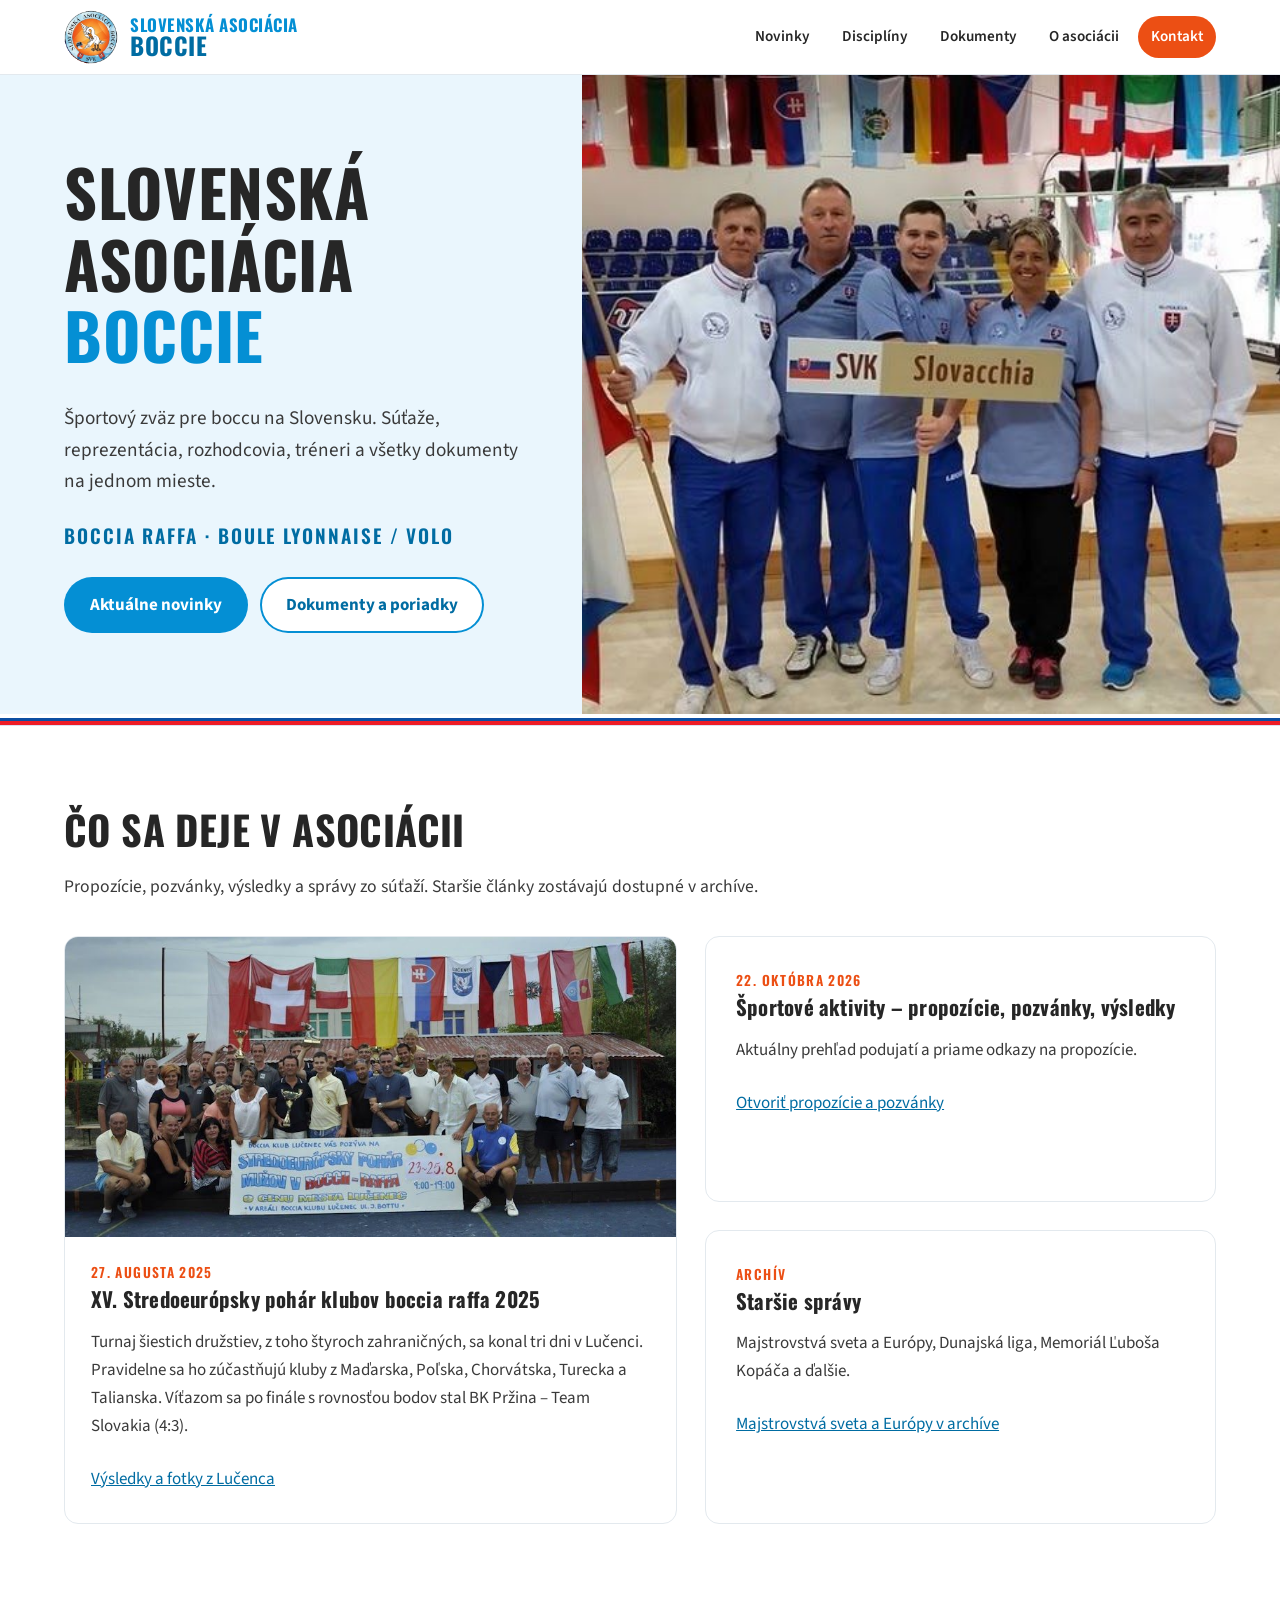
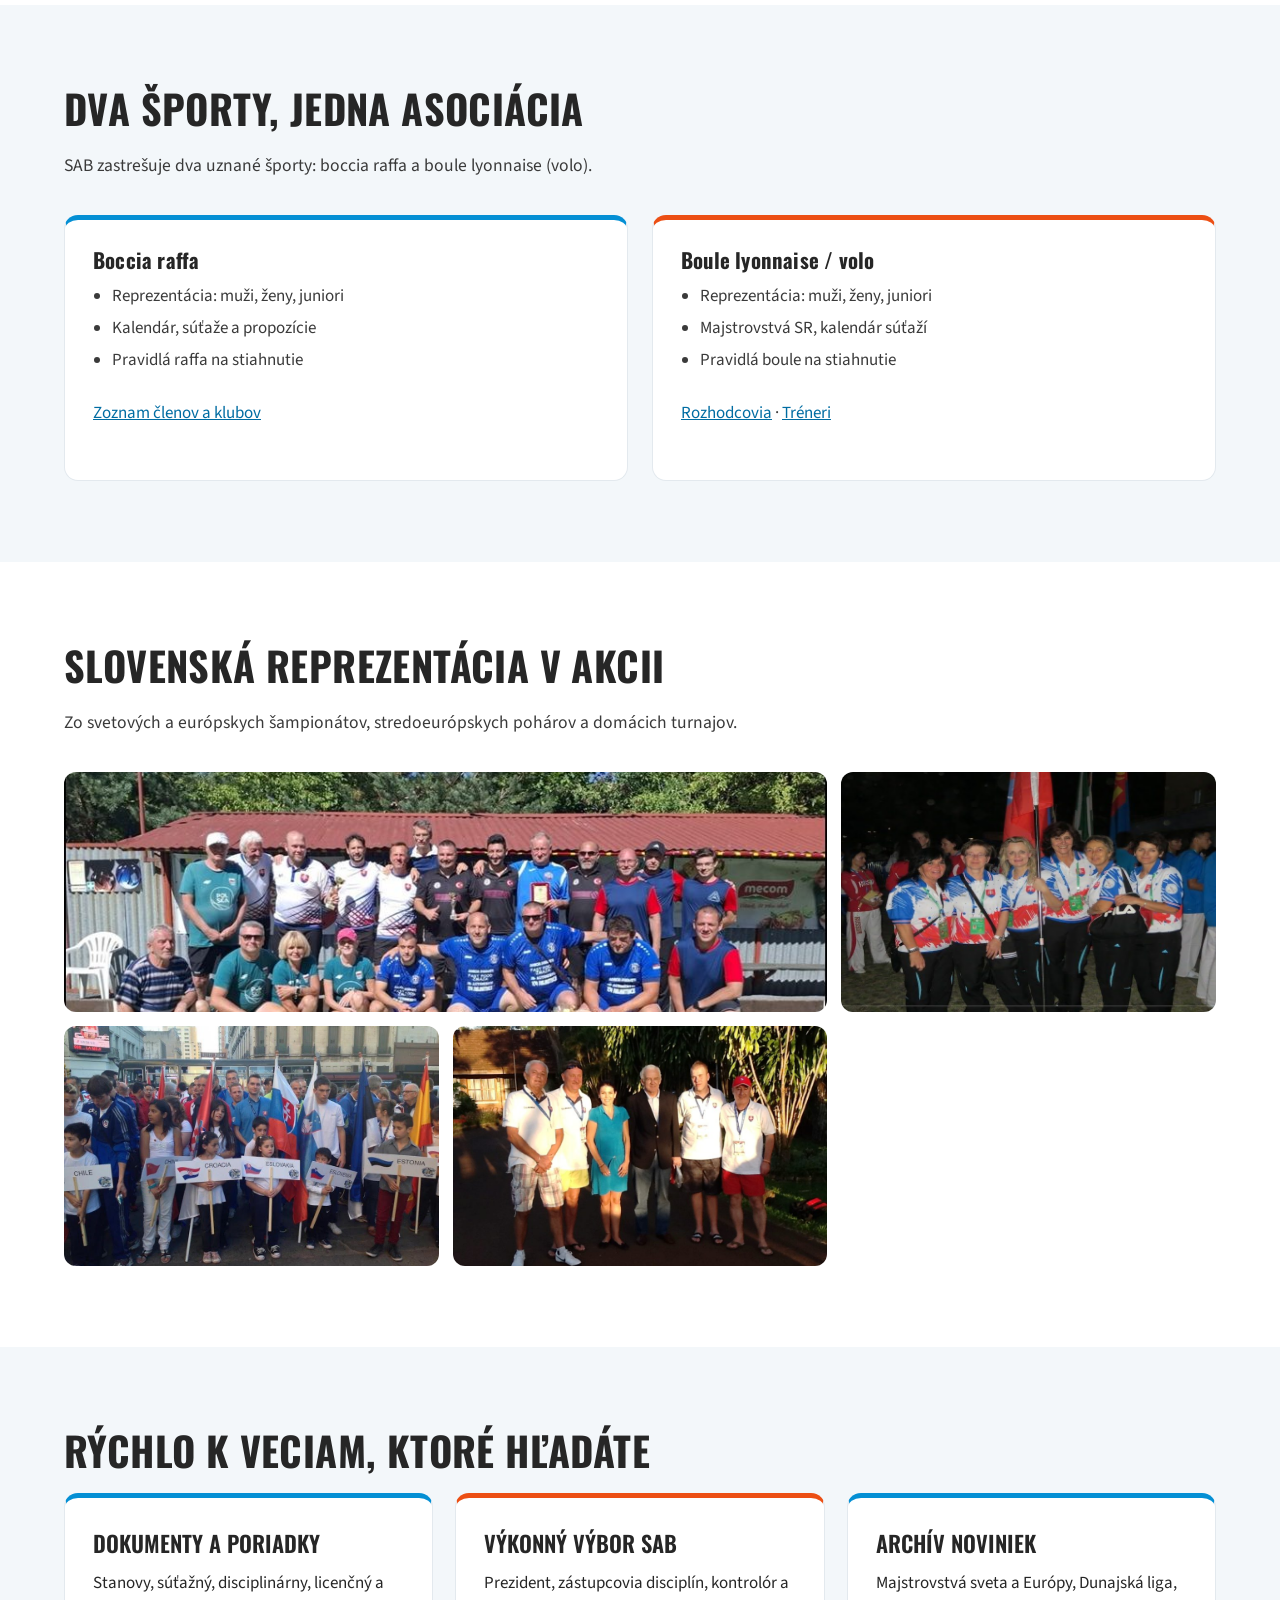
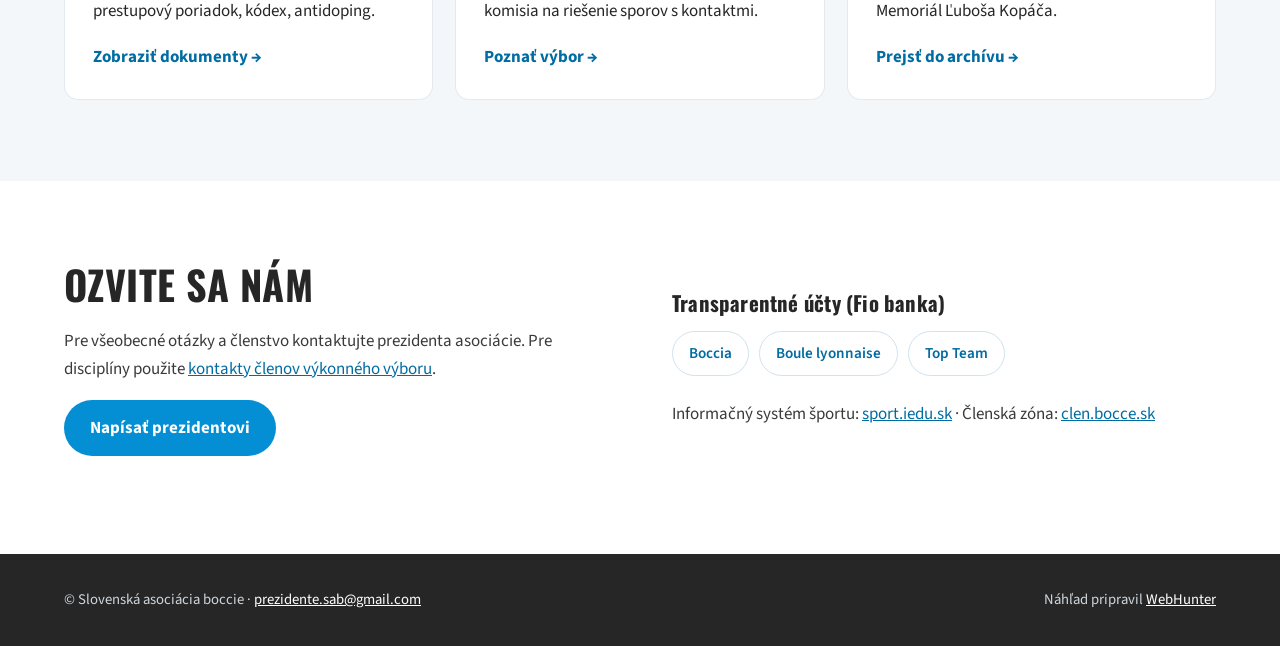
<file: index.html>
<!doctype html>
<html lang="sk"><head><meta charset="utf-8"><meta name="viewport" content="width=device-width,initial-scale=1">
<meta name="robots" content="noindex,nofollow">
<title>Slovenská asociácia boccie | náhľad nového webu</title>
<meta name="description" content="Slovenská asociácia boccie (SAB): boccia raffa a boule lyonnaise/volo. Novinky, súťaže, reprezentácia, dokumenty a kontakty.">
<meta property="og:title" content="Slovenská asociácia boccie"><meta property="og:image" content="https://webhunter-navrhy.github.io/sk-bocce/img/lopta.jpg"><meta property="og:type" content="website">
<script type="application/ld+json">{"@context":"https://schema.org","@type":"SportsOrganization","name":"Slovenská asociácia boccie","url":"https://www.bocce.sk","logo":"https://webhunter-navrhy.github.io/sk-bocce/img/logo.png","email":"prezidente.sab@gmail.com","sport":["Boccia raffa","Boule lyonnaise"],"address":{"@type":"PostalAddress","addressCountry":"SK"}}</script>
<link rel="icon" href="img/favicon.png">
<link href="https://fonts.googleapis.com/css2?family=Oswald:wght@500;600;700&family=Source+Sans+3:wght@400;600;700&display=swap&subset=latin-ext" rel="stylesheet">
<link rel="stylesheet" href="style.css?v=dbcc94ba"></head><body>
<header class="top" id="top"><a class="logo" href="#top"><img src="img/logo.png" alt="Logo Slovenskej asociácie boccie" width="54" height="54"><span>Slovenská asociácia<b>Boccie</b></span></a>
<input type="checkbox" id="mn" hidden><label for="mn" class="burger" aria-label="Menu"><span></span><span></span><span></span></label>
<nav><a href="#novinky">Novinky</a><a href="#discipliny">Disciplíny</a><a href="dokumenty.html">Dokumenty</a><a href="vybor.html">O asociácii</a><a class="cta" href="#kontakt">Kontakt</a></nav></header>

<div class="hero"><div class="ht"><h1>Slovenská asociácia <em>boccie</em></h1>
<p>Športový zväz pre boccu na Slovensku. Súťaže, reprezentácia, rozhodcovia, tréneri a všetky dokumenty na jednom mieste.</p>
<p class="kick">Boccia&nbsp;raffa · Boule&nbsp;lyonnaise&nbsp;/&nbsp;volo</p>
<div class="btns"><a class="btn" href="#novinky">Aktuálne novinky</a><a class="btn o" href="dokumenty.html">Dokumenty a poriadky</a></div></div>
<div class="hp"><img src="img/pohar.jpg" alt="Slovenskí reprezentanti s vlajkou na turnaji" width="900" height="474"></div></div>
<div class="stripe" aria-hidden="true"></div>

<section id="novinky"><div class="wrap"><h2>Čo sa deje v asociácii</h2>
<p class="sub">Propozície, pozvánky, výsledky a správy zo súťaží. Staršie články zostávajú dostupné v archíve.</p>
<div class="news">
<article class="post big"><img src="img/turnaj.jpg" alt="Spoločná fotografia účastníkov turnaja" loading="lazy"><div><span class="date">27. augusta 2025</span><h3>XV. Stredoeurópsky pohár klubov boccia raffa 2025</h3>
<p>Turnaj šiestich družstiev, z toho štyroch zahraničných, sa konal tri dni v Lučenci. Pravidelne sa ho zúčastňujú kluby z Maďarska, Poľska, Chorvátska, Turecka a Talianska. Víťazom sa po finále s rovnosťou bodov stal BK Pržina – Team Slovakia (4:3).</p><a href="https://www.bocce.sk/search/label/Novinky-aktualne">Výsledky a fotky z Lučenca</a></div></article>
<div style="display:grid;gap:28px"><article class="post text"><div><span class="date">22. októbra 2026</span><h3>Športové aktivity – propozície, pozvánky, výsledky</h3><p>Aktuálny prehľad podujatí a priame odkazy na propozície.</p><a href="https://www.bocce.sk/2026/10/sportove-aktivity-propozicie-pozvanky.html">Otvoriť propozície a pozvánky</a></div></article>
<article class="post text"><div><span class="date">Archív</span><h3>Staršie správy</h3><p>Majstrovstvá sveta a Európy, Dunajská liga, Memoriál Ľuboša Kopáča a ďalšie.</p><a href="https://www.bocce.sk/search/label/Novinky-starsie">Majstrovstvá sveta a Európy v archíve</a></div></article></div>
</div></div></section>

<section id="discipliny" class="alt"><div class="wrap"><h2>Dva športy, jedna asociácia</h2>
<p class="sub">SAB zastrešuje dva uznané športy: boccia raffa a boule lyonnaise (volo).</p>
<div class="disc">
<div class="card"><h3>Boccia raffa</h3><ul><li>Reprezentácia: muži, ženy, juniori</li><li>Kalendár, súťaže a propozície</li><li>Pravidlá raffa na stiahnutie</li></ul><p><a href="https://www.bocce.sk/p/clenovia.html">Zoznam členov a klubov</a></p></div>
<div class="card or"><h3>Boule lyonnaise / volo</h3><ul><li>Reprezentácia: muži, ženy, juniori</li><li>Majstrovstvá SR, kalendár súťaží</li><li>Pravidlá boule na stiahnutie</li></ul><p><a href="https://www.bocce.sk/p/rozhodcovia.html">Rozhodcovia</a> · <a href="https://www.bocce.sk/p/treneri.html">Tréneri</a></p></div>
</div></div></section>

<section id="galeria"><div class="wrap"><h2>Slovenská reprezentácia v akcii</h2><p class="sub">Zo svetových a európskych šampionátov, stredoeurópskych pohárov a domácich turnajov.</p>
<div class="gal"><img src="img/lucenec-a.jpg" alt="Družstvá na turnaji v Lučenci" loading="lazy"><img src="img/spolocne.jpg" alt="Ženské družstvo v reprezentačných dresoch" loading="lazy"><img src="img/mladez.jpg" alt="Slávnostný nástup družstiev s vlajkami" loading="lazy"><img src="img/delegacia.jpg" alt="Družstvá a funkcionári po turnaji" loading="lazy"></div></div></section>





<section id="rozcestnik" class="alt"><div class="wrap"><h2>Rýchlo k veciam, ktoré hľadáte</h2>
<div class="roz"><a href="dokumenty.html"><b>Dokumenty a poriadky</b><span>Stanovy, súťažný, disciplinárny, licenčný a prestupový poriadok, kódex, antidoping.</span><i>Zobraziť dokumenty →</i></a>
<a href="vybor.html"><b>Výkonný výbor SAB</b><span>Prezident, zástupcovia disciplín, kontrolór a komisia na riešenie sporov s kontaktmi.</span><i>Poznať výbor →</i></a>
<a href="https://www.bocce.sk/search/label/Novinky-starsie"><b>Archív noviniek</b><span>Majstrovstvá sveta a Európy, Dunajská liga, Memoriál Ľuboša Kopáča.</span><i>Prejsť do archívu →</i></a></div></div></section>

<section id="kontakt"><div class="wrap kontakt"><div><h2>Ozvite sa nám</h2>
<p>Pre všeobecné otázky a členstvo kontaktujte prezidenta asociácie. Pre disciplíny použite <a href="vybor.html">kontakty členov výkonného výboru</a>.</p>
<p><a class="btn" href="mailto:prezidente.sab@gmail.com">Napísať prezidentovi</a></p></div>
<div><h3>Transparentné účty (Fio banka)</h3><div class="fio"><a href="https://ib.fio.sk/ib/transparent?a=2601137730">Boccia</a><a href="https://ib.fio.sk/ib/transparent?a=2801137719">Boule lyonnaise</a><a href="https://ib.fio.sk/ib/transparent?a=2602137070">Top Team</a></div>
<p style="margin-top:1.4em">Informačný systém športu: <a href="https://sport.iedu.sk/Company/Company/11223">sport.iedu.sk</a> · Členská zóna: <a href="https://clen.bocce.sk/login">clen.bocce.sk</a></p></div></div></section>

<footer><span>© Slovenská asociácia boccie · <a href="mailto:prezidente.sab@gmail.com">prezidente.sab@gmail.com</a></span><span>Náhľad pripravil <a href="https://webhunter.cz">WebHunter</a></span></footer>
</body></html>
</file>
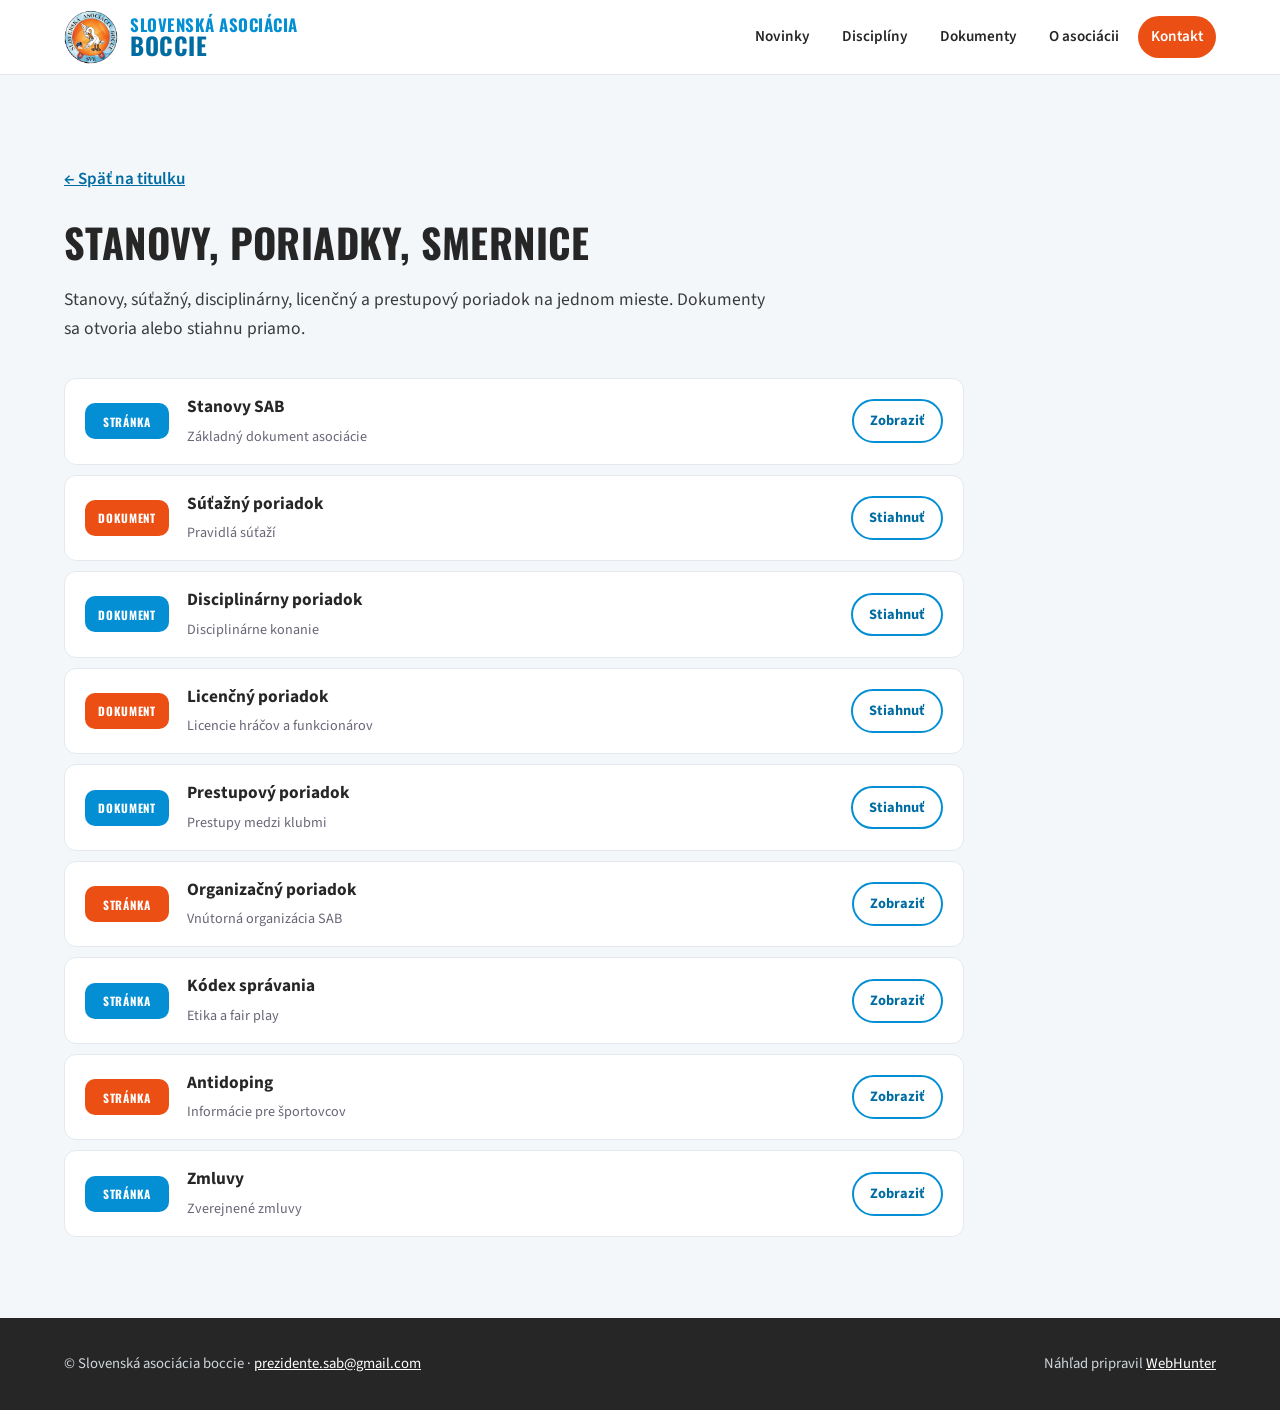
<file: dokumenty.html>
<!doctype html>
<html lang="sk"><head><meta charset="utf-8"><meta name="viewport" content="width=device-width,initial-scale=1">
<meta name="robots" content="noindex,nofollow">
<title>Dokumenty | Slovenská asociácia boccie</title>
<meta name="description" content="Slovenská asociácia boccie (SAB): boccia raffa a boule lyonnaise/volo. Novinky, súťaže, reprezentácia, dokumenty a kontakty.">
<meta property="og:title" content="Slovenská asociácia boccie"><meta property="og:image" content="https://webhunter-navrhy.github.io/sk-bocce/img/lopta.jpg"><meta property="og:type" content="website">
<script type="application/ld+json">{"@context":"https://schema.org","@type":"SportsOrganization","name":"Slovenská asociácia boccie","url":"https://www.bocce.sk","logo":"https://webhunter-navrhy.github.io/sk-bocce/img/logo.png","email":"prezidente.sab@gmail.com","sport":["Boccia raffa","Boule lyonnaise"],"address":{"@type":"PostalAddress","addressCountry":"SK"}}</script>
<link rel="icon" href="img/favicon.png">
<link href="https://fonts.googleapis.com/css2?family=Oswald:wght@500;600;700&family=Source+Sans+3:wght@400;600;700&display=swap&subset=latin-ext" rel="stylesheet">
<link rel="stylesheet" href="style.css?v=dbcc94ba"></head><body>
<body>
<header class="top" id="top"><a class="logo" href="index.html"><img src="img/logo.png" alt="Logo Slovenskej asociácie boccie" width="54" height="54"><span>Slovenská asociácia<b>Boccie</b></span></a>
<input type="checkbox" id="mn" hidden><label for="mn" class="burger" aria-label="Menu"><span></span><span></span><span></span></label>
<nav><a href="index.html#novinky">Novinky</a><a href="index.html#discipliny">Disciplíny</a><a href="dokumenty.html">Dokumenty</a><a href="vybor.html">O asociácii</a><a class="cta" href="index.html#kontakt">Kontakt</a></nav></header>
<section class="alt pg"><div class="wrap"><p class="back"><a href="index.html">← Späť na titulku</a></p><h2>Stanovy, poriadky, smernice</h2>
<p class="sub">Stanovy, súťažný, disciplinárny, licenčný a prestupový poriadok na jednom mieste. Dokumenty sa otvoria alebo stiahnu priamo.</p>
<div class="dl">
<a class="row" href="https://www.bocce.sk/p/stanovy-sab.html"><span class="ic">Stránka</span><span class="nm"><b>Stanovy SAB</b><small>Základný dokument asociácie</small></span><span class="go">Zobraziť</span></a>
<a class="row" href="https://drive.google.com/open?id=0Bz5PLX00UnaRLWtjUEJsMldkRlk"><span class="ic">Dokument</span><span class="nm"><b>Súťažný poriadok</b><small>Pravidlá súťaží</small></span><span class="go">Stiahnuť</span></a>
<a class="row" href="https://drive.google.com/open?id=0Bz5PLX00UnaRZGJqWmg0UXFpYTA"><span class="ic">Dokument</span><span class="nm"><b>Disciplinárny poriadok</b><small>Disciplinárne konanie</small></span><span class="go">Stiahnuť</span></a>
<a class="row" href="https://drive.google.com/open?id=0Bz5PLX00UnaRajZ0YUMyUjQwZlk"><span class="ic">Dokument</span><span class="nm"><b>Licenčný poriadok</b><small>Licencie hráčov a funkcionárov</small></span><span class="go">Stiahnuť</span></a>
<a class="row" href="https://drive.google.com/file/d/1a6-9yNqaO8Dab3x5mNQdVo-Xn0qPj4ud/view"><span class="ic">Dokument</span><span class="nm"><b>Prestupový poriadok</b><small>Prestupy medzi klubmi</small></span><span class="go">Stiahnuť</span></a>
<a class="row" href="https://www.bocce.sk/p/organizacny-poriadok-sab.html"><span class="ic">Stránka</span><span class="nm"><b>Organizačný poriadok</b><small>Vnútorná organizácia SAB</small></span><span class="go">Zobraziť</span></a>
<a class="row" href="https://www.bocce.sk/p/kodex-spravania.html"><span class="ic">Stránka</span><span class="nm"><b>Kódex správania</b><small>Etika a fair play</small></span><span class="go">Zobraziť</span></a>
<a class="row" href="https://www.bocce.sk/p/antidoping.html"><span class="ic">Stránka</span><span class="nm"><b>Antidoping</b><small>Informácie pre športovcov</small></span><span class="go">Zobraziť</span></a>
<a class="row" href="https://www.bocce.sk/p/zmluvy.html"><span class="ic">Stránka</span><span class="nm"><b>Zmluvy</b><small>Zverejnené zmluvy</small></span><span class="go">Zobraziť</span></a>
</div></div></div></section>
<footer><span>© Slovenská asociácia boccie · <a href="mailto:prezidente.sab@gmail.com">prezidente.sab@gmail.com</a></span><span>Náhľad pripravil <a href="https://webhunter.cz">WebHunter</a></span></footer>
</body></html>
</file>
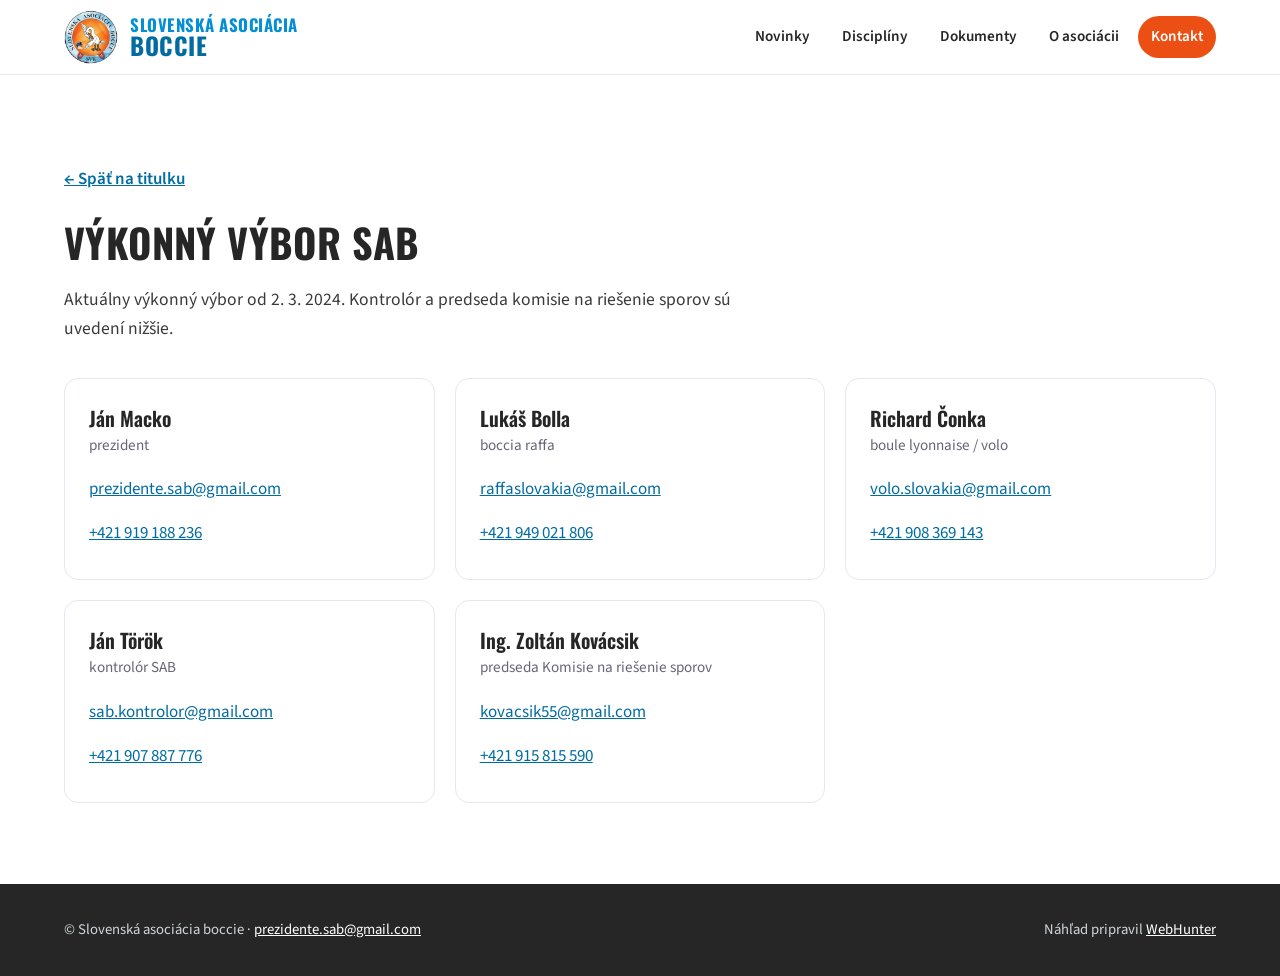
<file: vybor.html>
<!doctype html>
<html lang="sk"><head><meta charset="utf-8"><meta name="viewport" content="width=device-width,initial-scale=1">
<meta name="robots" content="noindex,nofollow">
<title>Výkonný výbor | Slovenská asociácia boccie</title>
<meta name="description" content="Slovenská asociácia boccie (SAB): boccia raffa a boule lyonnaise/volo. Novinky, súťaže, reprezentácia, dokumenty a kontakty.">
<meta property="og:title" content="Slovenská asociácia boccie"><meta property="og:image" content="https://webhunter-navrhy.github.io/sk-bocce/img/lopta.jpg"><meta property="og:type" content="website">
<script type="application/ld+json">{"@context":"https://schema.org","@type":"SportsOrganization","name":"Slovenská asociácia boccie","url":"https://www.bocce.sk","logo":"https://webhunter-navrhy.github.io/sk-bocce/img/logo.png","email":"prezidente.sab@gmail.com","sport":["Boccia raffa","Boule lyonnaise"],"address":{"@type":"PostalAddress","addressCountry":"SK"}}</script>
<link rel="icon" href="img/favicon.png">
<link href="https://fonts.googleapis.com/css2?family=Oswald:wght@500;600;700&family=Source+Sans+3:wght@400;600;700&display=swap&subset=latin-ext" rel="stylesheet">
<link rel="stylesheet" href="style.css?v=dbcc94ba"></head><body>
<body>
<header class="top" id="top"><a class="logo" href="index.html"><img src="img/logo.png" alt="Logo Slovenskej asociácie boccie" width="54" height="54"><span>Slovenská asociácia<b>Boccie</b></span></a>
<input type="checkbox" id="mn" hidden><label for="mn" class="burger" aria-label="Menu"><span></span><span></span><span></span></label>
<nav><a href="index.html#novinky">Novinky</a><a href="index.html#discipliny">Disciplíny</a><a href="dokumenty.html">Dokumenty</a><a href="vybor.html">O asociácii</a><a class="cta" href="index.html#kontakt">Kontakt</a></nav></header>
<section class="pg"><div class="wrap"><p class="back"><a href="index.html">← Späť na titulku</a></p><h2>Výkonný výbor SAB</h2>
<p class="sub">Aktuálny výkonný výbor od 2. 3. 2024. Kontrolór a predseda komisie na riešenie sporov sú uvedení nižšie.</p>
<div class="team">
<div class="person"><b>Ján Macko</b><span>prezident</span><a href="mailto:prezidente.sab@gmail.com">prezidente.sab@gmail.com</a><a href="tel:+421919188236">+421 919 188 236</a></div>
<div class="person"><b>Lukáš Bolla</b><span>boccia raffa</span><a href="mailto:raffaslovakia@gmail.com">raffaslovakia@gmail.com</a><a href="tel:+421949021806">+421 949 021 806</a></div>
<div class="person"><b>Richard Čonka</b><span>boule lyonnaise / volo</span><a href="mailto:volo.slovakia@gmail.com">volo.slovakia@gmail.com</a><a href="tel:+421908369143">+421 908 369 143</a></div>
<div class="person"><b>Ján Török</b><span>kontrolór SAB</span><a href="mailto:sab.kontrolor@gmail.com">sab.kontrolor@gmail.com</a><a href="tel:+421907887776">+421 907 887 776</a></div>
<div class="person"><b>Ing. Zoltán Kovácsik</b><span>predseda Komisie na riešenie sporov</span><a href="mailto:kovacsik55@gmail.com">kovacsik55@gmail.com</a><a href="tel:+421915815590">+421 915 815 590</a></div>
</div></div></section>
<footer><span>© Slovenská asociácia boccie · <a href="mailto:prezidente.sab@gmail.com">prezidente.sab@gmail.com</a></span><span>Náhľad pripravil <a href="https://webhunter.cz">WebHunter</a></span></footer>
</body></html>
</file>
<file: style.css>
:root{--m:#048FD4;--md:#006CA2;--o:#EC4F14;--t:#262626;--s:#f3f7fa;--r:14px}
*{box-sizing:border-box}html{scroll-behavior:smooth}
body{margin:0;font:17px/1.65 "Source Sans 3",Arial,sans-serif;color:#3a3a3a;background:#fff}
h1,h2,h3{font-family:Oswald,Arial,sans-serif;color:var(--t);line-height:1.12;margin:0 0 .5em;letter-spacing:.01em}
h1{font-size:clamp(2.3rem,5.4vw,4rem);text-transform:uppercase}h2{font-size:clamp(1.8rem,3.4vw,2.5rem);text-transform:uppercase}h3{font-size:1.3rem}
a{color:var(--md)}img{max-width:100%;display:block}
.top{position:sticky;top:0;z-index:20;display:flex;align-items:center;gap:20px;padding:10px 5vw;background:rgba(255,255,255,.96);backdrop-filter:blur(8px);border-bottom:1px solid #e3e9ee}
.logo{display:flex;align-items:center;gap:12px;text-decoration:none;margin-right:auto}
.logo img{width:54px;height:54px}.logo span{font:700 1.05rem/1.05 Oswald,Arial,sans-serif;text-transform:uppercase;color:var(--m);letter-spacing:.03em}.logo b{display:block;font-size:1.5rem;color:var(--md)}
nav{display:flex;gap:6px;align-items:center}nav a{padding:8px 13px;border-radius:99px;text-decoration:none;color:var(--t);font-weight:600;font-size:.95rem}nav a:hover{background:var(--s)}nav a.cta{background:var(--o);color:#fff}
.burger{display:none;cursor:pointer;padding:10px}.burger span{display:block;width:26px;height:3px;background:var(--t);margin:5px 0;border-radius:2px}
.hero{display:grid;grid-template-columns:1.1fr .9fr;gap:4vw;align-items:center;padding:7vh 5vw;background:linear-gradient(135deg,#eaf6fd 0%,#fff 60%);overflow:hidden}
.hero p{font-size:1.2rem;max-width:34em}.eyebrow{font:600 .9rem Oswald,Arial,sans-serif;letter-spacing:.14em;text-transform:uppercase;color:var(--o);margin:0 0 .8em}
.hero h1 em{font-style:normal;color:var(--m)}
.btns{display:flex;flex-wrap:wrap;gap:12px;margin-top:1.6em}.btn{display:inline-block;padding:14px 26px;background:var(--m);color:#fff;border-radius:99px;font-weight:700;text-decoration:none}.btn:hover{background:var(--md)}.btn.o{background:#fff;color:var(--md);box-shadow:inset 0 0 0 2px var(--m)}
.hero figure{margin:0;position:relative}.hero figure img{border-radius:var(--r);width:100%;max-height:560px;object-fit:cover;box-shadow:0 20px 50px rgba(0,60,100,.22)}
.badge{position:absolute;left:-18px;bottom:24px;background:var(--o);color:#fff;padding:10px 18px;border-radius:10px;font:600 1rem Oswald,Arial,sans-serif;text-transform:uppercase;letter-spacing:.05em;box-shadow:0 8px 20px rgba(0,0,0,.2)}
section{padding:9vh 5vw}section.alt{background:var(--s)}.wrap{max-width:1160px;margin:0 auto}
.sub{max-width:40em;font-size:1.1rem;margin-bottom:2em}
.disc{display:grid;grid-template-columns:repeat(2,1fr);gap:24px}
.card{background:#fff;border-radius:var(--r);padding:28px;border:1px solid #e3e9ee;border-top:5px solid var(--m)}.card.or{border-top-color:var(--o)}
.card ul{padding-left:1.1em;margin:.6em 0 0}.card li{margin:.25em 0}
.news{display:grid;grid-template-columns:1.2fr 1fr;gap:28px}
.post{background:#fff;border-radius:var(--r);overflow:hidden;border:1px solid #e3e9ee}.post img{width:100%;height:230px;object-fit:cover}.post div{padding:22px 26px}
.date{font:600 .85rem Oswald,Arial,sans-serif;letter-spacing:.1em;text-transform:uppercase;color:var(--o)}
.post.big img{height:300px}.post.text div{padding:30px}
.gal{display:grid;grid-template-columns:repeat(3,1fr);gap:14px}.gal img{width:100%;height:240px;object-fit:cover;border-radius:12px}.gal img:first-child{grid-column:span 2}
.docs{display:grid;grid-template-columns:repeat(3,1fr);gap:16px}
.doc{display:flex;flex-direction:column;gap:4px;padding:20px 22px;background:#fff;border:1px solid #e3e9ee;border-radius:12px;text-decoration:none;color:var(--t);font-weight:700;transition:.2s}.doc small{font-weight:400;color:#667;font-size:.9rem}.doc:hover{border-color:var(--m);transform:translateY(-3px);box-shadow:0 10px 24px rgba(0,100,160,.12)}
.team{display:grid;grid-template-columns:repeat(3,1fr);gap:20px}.person{padding:24px;border-radius:var(--r);background:#fff;border:1px solid #e3e9ee}.person b{font:600 1.25rem Oswald,Arial,sans-serif;color:var(--t);display:block}.person span{color:#667;font-size:.95rem;display:block;margin-bottom:.6em}.person a{display:block;word-break:break-all}
.kontakt{display:grid;grid-template-columns:1fr 1fr;gap:5vw;align-items:center}
.fio{display:flex;flex-wrap:wrap;gap:10px;margin-top:1em}.fio a{padding:9px 16px;border-radius:99px;background:#fff;border:1px solid #cfe3ee;text-decoration:none;font-weight:600;font-size:.95rem}
footer{background:var(--t);color:#cfd6db;padding:34px 5vw;font-size:.92rem;display:flex;flex-wrap:wrap;gap:12px;justify-content:space-between}footer a{color:#fff}
@media(max-width:900px){.hero,.disc,.news,.kontakt{grid-template-columns:1fr}.docs,.team{grid-template-columns:1fr 1fr}.gal{grid-template-columns:1fr 1fr}.badge{left:10px}
.burger{display:block}nav{position:absolute;top:100%;left:0;right:0;background:#fff;flex-direction:column;align-items:stretch;padding:10px 5vw 18px;border-bottom:1px solid #e3e9ee;display:none}#mn:checked~nav{display:flex}}
@media(max-width:560px){.docs,.team{grid-template-columns:1fr}.gal img:first-child{grid-column:auto}.gal{grid-template-columns:1fr}.logo span{font-size:.9rem}.logo b{font-size:1.2rem}}
.person a,.card p a,.post a{display:inline-block;padding:8px 0;min-height:40px}.person a{display:block}@media(max-width:900px){.hero figure img{max-height:380px;object-position:50% 20%}}

.hero{display:grid;grid-template-columns:minmax(0,5fr) minmax(0,6fr);gap:0;padding:0;align-items:stretch;min-height:68vh;background:#eaf6fd}
.hero .ht{padding:9vh 4vw 9vh 5vw;align-self:center}.hp{position:relative}.hp img{width:100%;height:100%;object-fit:cover;border-radius:0;box-shadow:none;position:absolute;inset:0}
.kick{font:600 .95rem Oswald,Arial,sans-serif;letter-spacing:.1em;text-transform:uppercase;color:var(--md);margin:1.2em 0 0}
.stripe{height:12px;background:linear-gradient(#fff 0 33%,#0b4ea2 33% 66%,#ee1c25 66%);border-bottom:1px solid #dde}
.dl{display:flex;flex-direction:column;gap:10px;max-width:900px}
.row{display:flex;align-items:center;gap:18px;padding:14px 20px;background:#fff;border:1px solid #e3e9ee;border-radius:12px;text-decoration:none;color:var(--t);min-height:64px;transition:.2s}
.row:hover{border-color:var(--m);box-shadow:0 8px 20px rgba(0,100,160,.12)}
.ic{flex:none;width:48px;height:48px;border-radius:10px;background:var(--m);color:#fff;display:grid;place-items:center;font:700 .8rem Oswald,Arial,sans-serif;letter-spacing:.06em;text-transform:uppercase}
.row:nth-child(even) .ic{background:var(--o)}
.nm{flex:1}.nm b{display:block;font-size:1.08rem}.nm small{color:#667}.go{font-weight:700;color:var(--md);padding:8px 16px;border:2px solid var(--m);border-radius:99px;font-size:.9rem}
.row:hover .go{background:var(--m);color:#fff}
@media(max-width:900px){.hero{grid-template-columns:1fr;min-height:0}.hero .ht{padding:6vh 6vw}.hp{height:260px;order:-1}.hero .ht h1{font-size:2.3rem}.go{display:none}}

.roz{display:grid;grid-template-columns:repeat(3,1fr);gap:22px}.roz a{display:flex;flex-direction:column;gap:10px;background:#fff;border:1px solid #e3e9ee;border-top:5px solid var(--m);border-radius:var(--r);padding:28px;text-decoration:none;color:var(--t);transition:.2s}.roz a:nth-child(2){border-top-color:var(--o)}.roz a:hover{box-shadow:0 10px 24px rgba(0,100,160,.14);transform:translateY(-2px)}.roz b{font:600 1.4rem Oswald,Arial,sans-serif;text-transform:uppercase}.roz i{font-style:normal;font-weight:700;color:var(--md);margin-top:auto;padding-top:8px}
.pg{padding-top:7vh;min-height:70vh}.back a{display:inline-block;padding:10px 0;font-weight:600;color:var(--md)}
.ic{width:auto!important;min-width:84px;padding:0 12px;height:36px!important;font-size:.72rem!important}
@media(max-width:900px){.roz{grid-template-columns:1fr}.go{display:inline-block!important;padding:8px 12px}.ic{display:none!important}}
</file>
